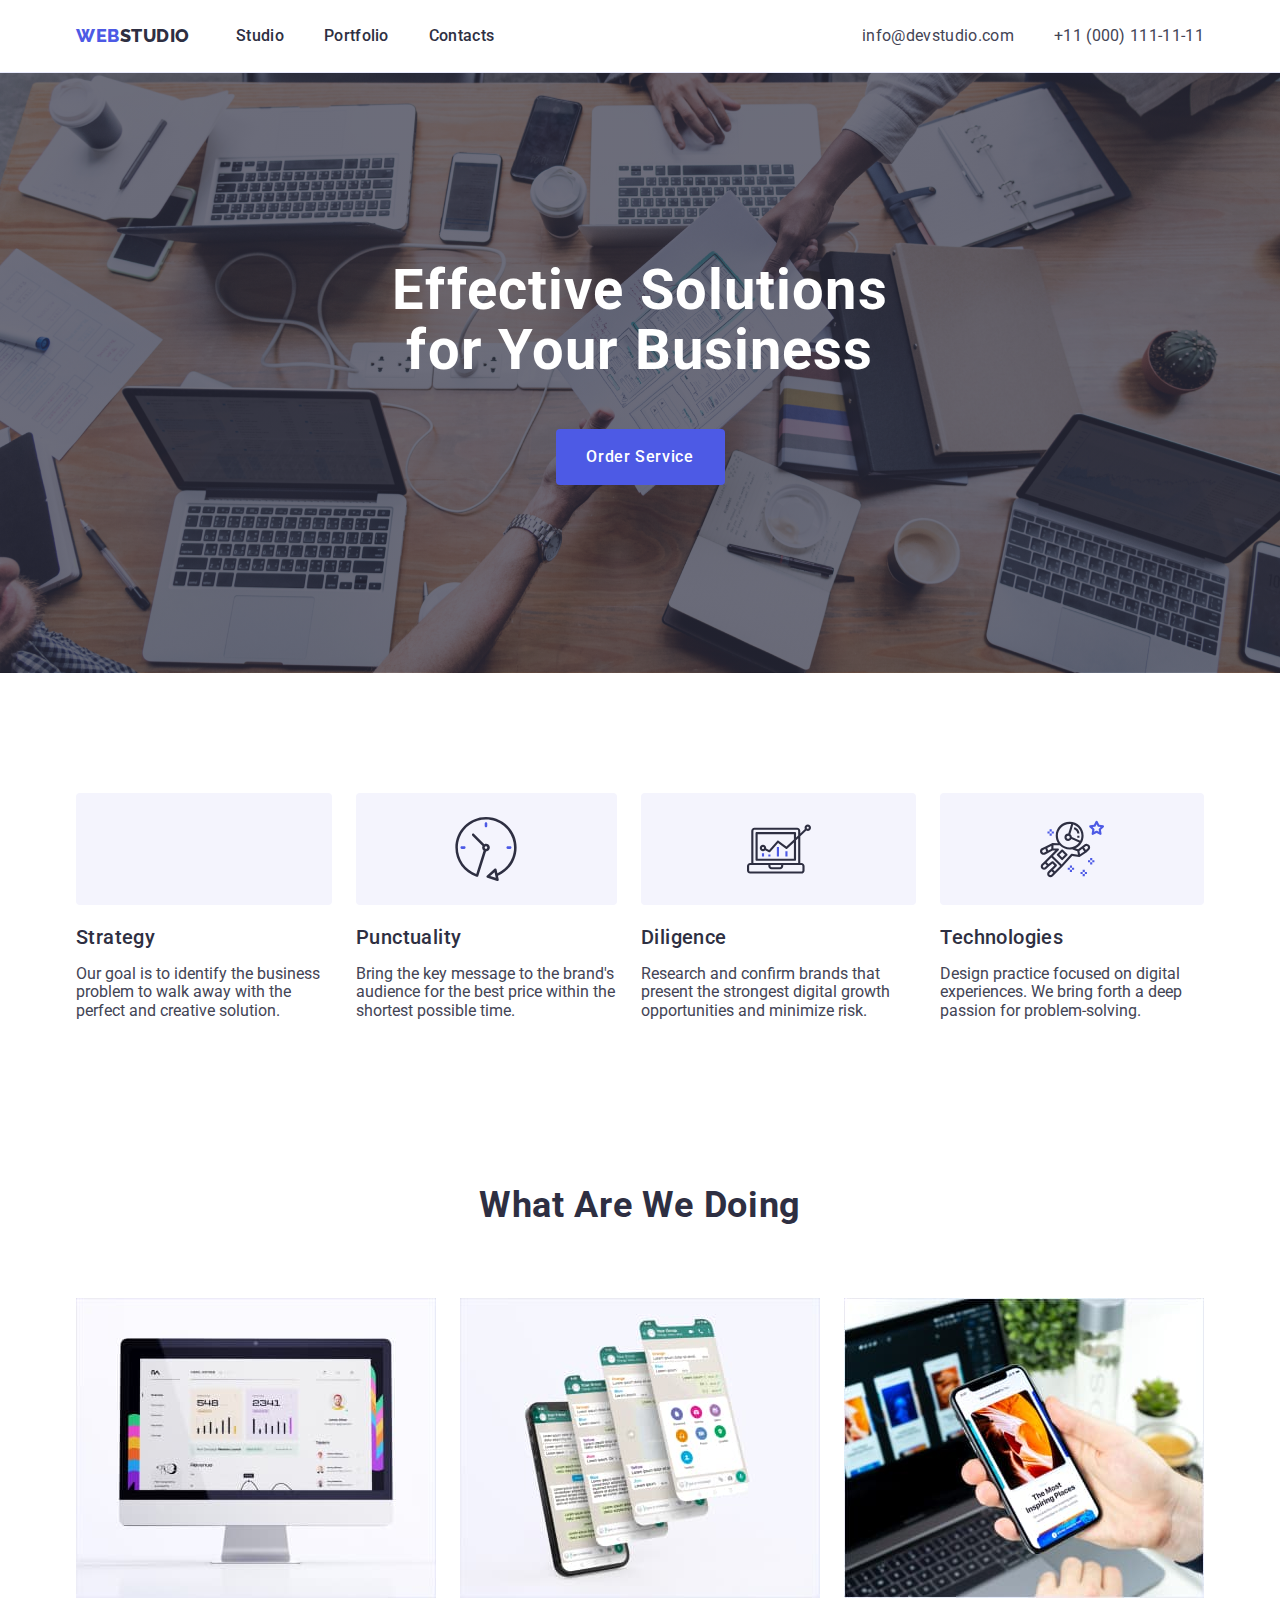
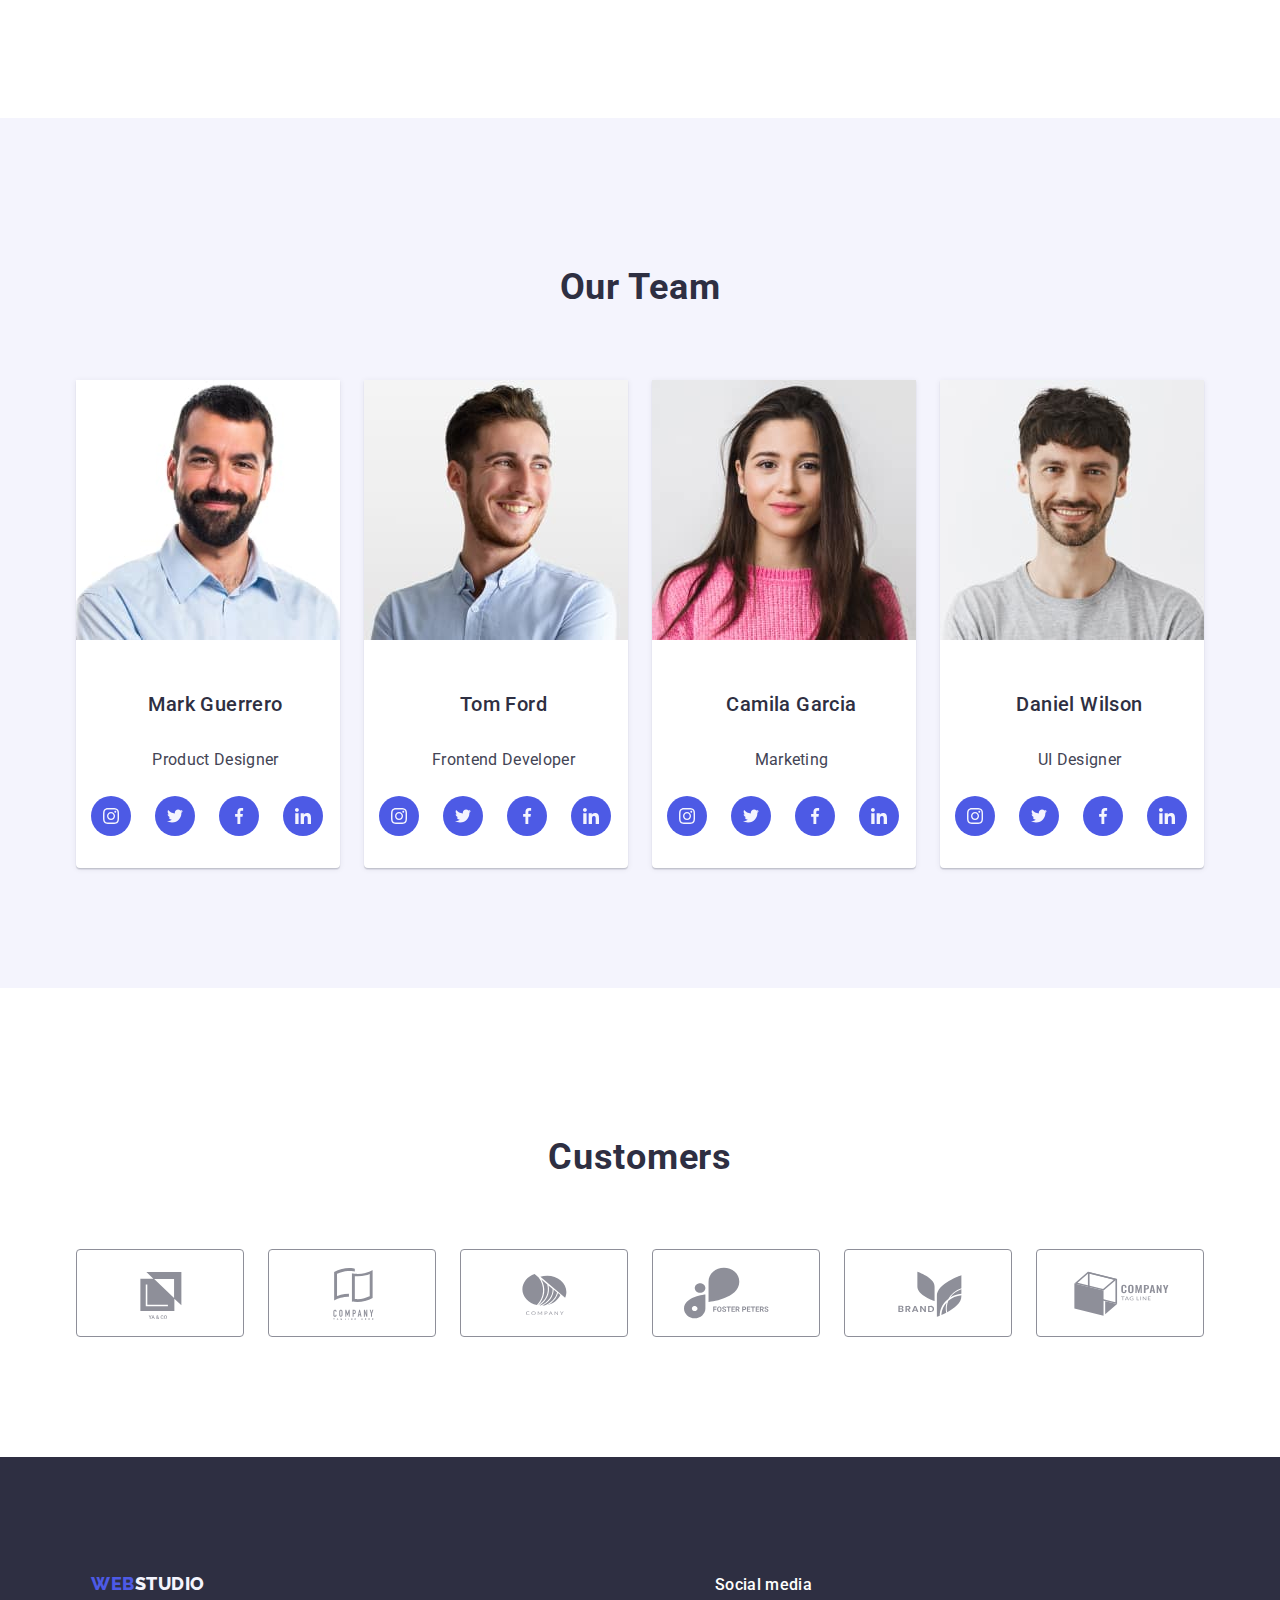
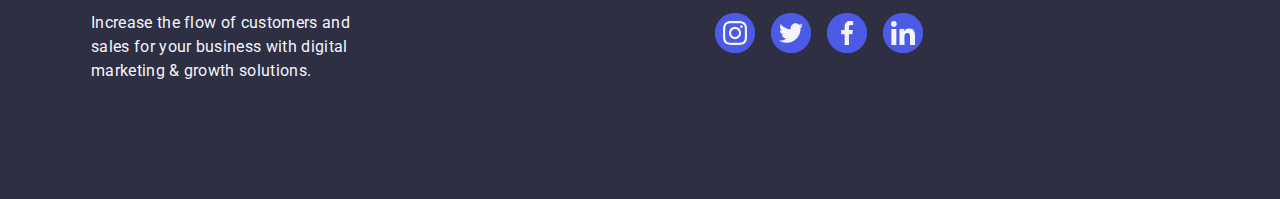
<file: index.html>
<!DOCTYPE html>
<html lang="en">
    <head>
    <meta charset="UTF-8">
    <meta name="viewport" content="width=device-width, initial-scale=1.0">    
    <link rel="preconnect" href="https://fonts.googleapis.com">
    <link rel="preconnect" href="https://fonts.gstatic.com" crossorigin>
    <link rel="stylesheet" href="https://cdnjs.cloudflare.com/ajax/libs/modern-normalize/2.0.0/modern-normalize.min.css">    
    <link href="https://fonts.googleapis.com/css2?family=Raleway:wght@700&family=Roboto:wght@400;500;700;900&display=swap" rel="stylesheet">
    <link rel="stylesheet" href="./css/styles.css">
    <title>Studio</title>
    </head>
    <body>
        
            <!--Antetul paginii-Top Line-->
         
            <header class="header-parent">
                <div class="header-div container">
                <!--Navbar Section-->
                <nav class="navbar-links">
                <a href="./index.html" class="link logo-header header-link">Web<span class="logo-studio">Studio</span></a>
                    <ul class="list navbar-studio-child">
                        <li><a href="./index.html" class="link navbar-studio">Studio</a></li>
                        <li><a href="./portfolio.html" class="link navbar-studio">Portfolio</a></li>
                        <li><a href="" class="link navbar-studio">Contacts</a></li>
                    </ul>                    
                </nav>
               <address class="list address-list">
                <ul class="list address-items">
                    <li><a href="mailto:info@devstudio.com" class="link address-contacts">info@devstudio.com</a></li>
                    <li><a href="tel:+110001111111" class="link address-contacts" >+11 (000) 111-11-11</a></li>
                </ul>
                 </address>
                </div>
            </header>
       

            <!--Continutul unic al paginii-->
            <main>
                <!--Hero Section -Section 1-->
                
                    <section class="section-one">
                    <div class="container">
                    <h1 class="hero-section-title">Effective Solutions for Your Business</h1>
                    <button type="button" class="order-service-button" data-modal-open>Order Service</button>
                    </div>
                    </section>
                
                <!--Section 2 Strategy-Punctuality-Diligence-Technologies-->
                
                    <section class="list section-two-parent">
                        <div class="container">
                        <h2  class="visually-hidden">Strategy-Punctuality-Diligence-Technologies</h2>
                        <ul class="list section-two-list">
                            <li class="section-two-list-card">
                                <div class="section-two-card">
                                    <svg width="64" height="64" fill="none">
                                        <use href="./images/icons.svg#icon-antenna">
                                        </use>
                                    </svg>
                                </div>
                                <h3 class="section-two-titles">Strategy</h3>
                                <p class="section-four-index-paragraph-paragraph">Our goal is to identify the business problem to walk away with the perfect and creative solution.</p>
                            </li>
                            <li class="section-two-list-card">
                                <div class="section-two-card">
                                    <svg width="64" height="64">
                                        <use href="./images/icons.svg#icon-clock">
                                        </use>
                                    </svg>
                                </div>
                                <h3 class="section-two-titles">Punctuality</h3>
                                <p class="section-four-index-paragraph-paragraph">Bring the key message to the brand's audience for the best price within the shortest possible time.</p>
                            </li>
                        <li class="section-two-list-card">
                            <div class="section-two-card">
                                <svg width="64" height="64" >
                                    <use href="./images/icons.svg#icon-diagram">
                                    </use>
                                </svg>
                            </div>
                            <h3 class="section-two-titles">Diligence</h3>
                            <p class="section-four-index-paragraph-paragraph">Research and confirm brands that present the strongest digital growth opportunities and minimize risk.</p>
                        </li>
                            <li class="section-two-list-card">
                            <div class="section-two-card">
                                <svg width="64" height="64">
                                    <use href="./images/icons.svg#icon-astronaut">
                                    </use>
                                </svg>
                            </div>
                                <h3 class="section-two-titles">Technologies</h3>
                                <p class="section-four-index-paragraph-paragraph">Design practice focused on digital experiences. We bring forth a deep passion for problem-solving.</p>
                            </li>                       
                        </ul>
                        </div>
                    </section>
                
                  <!--Section 3-What Are We Doing-->
                  
                  <section class="list section-three-parent">
                    <div class="container">
                    <h2 class="three-section-title">What are we doing</h2>
                    <!--What Are We Doing Images-->                
                        <ul class="list section-three-cards">
                        <li class="section-three-card"><img src="./images/image1.jpg" alt="PC Desktop" width="360"></li>
                        <li class="section-three-card"><img src="./images/image2.jpg" alt="Multiplied Display's Phone" width="360"></li>
                        <li class="section-three-card"><img src="./images/image3.jpg" alt="A Laptop and Smartphone" width="360"></li>
                        </ul>
                    </div>
                  </section>
                  <!--Section 4-Our Team-->
                  
                <section class="list section-four-our-team">
                    <div class="container">
                  <h2 class="four-section-title">Our Team</h2>
                    <ul class="list four-section-cards">
                       <li class="our-team-img"><img src="./images/mark-guerrero.jpg" alt="Mark Guerrero Product Designer" width="264">
                          <div class="section-four-card">  
                        <h3 class="our-team-names">Mark Guerrero</h3>
                            <p class="section-four-index-paragraph">Product Designer</p>
                        <ul class="list our-team-media">
                             <li class="list-team-svg">
                                <a href="" class="link-media">
                                <svg width="16" height="16" class="svg-media">
                                    <use href="./images/icons.svg#icon-instagram">
                                    </use>
                                </svg>
                                 </a>
                            </li>
                            <li class="list-team-svg">
                                <a href="" class="link-media">
                                <svg width="16" height="16" class="svg-media">
                                    <use href="./images/icons.svg#icon-twitter">
                                    </use>
                                </svg>
                                </a>
                            </li>
                            <li class="list-team-svg">
                                <a href="" class="link-media">
                                <svg width="16" height="16" class="svg-media">
                                    <use href="./images/icons.svg#icon-facebook">
                                    </use>
                                </svg>
                                </a>
                            </li>
                            <li class="list-team-svg">
                                <a href="" class="link-media">
                                <svg width="16" height="16" class="svg-media">
                                    <use href="./images/icons.svg#icon-linkedin">
                                    </use>
                                </svg>
                                </a>
                            </li>
                        </ul>
                        </div>
                        </li>               
                        <li class="our-team-img"><img src="./images/tom-ford.jpg" alt="Tom Ford Frontend Developer" width="264">
                            <div class="section-four-card">  
                            <h3 class="our-team-names">Tom Ford</h3>
                            <p class="section-four-index-paragraph">Frontend Developer</p>
                            <ul class="list our-team-media">
                                <li class="list-team-svg">
                                   <a href="" class="link-media">
                                   <svg width="16" height="16" class="svg-media">
                                       <use href="./images/icons.svg#icon-instagram">
                                       </use>
                                   </svg>
                                    </a>
                               </li>
                               <li class="list-team-svg">
                                   <a href="" class="link-media">
                                   <svg width="16" height="16" class="svg-media">
                                       <use href="./images/icons.svg#icon-twitter">
                                       </use>
                                   </svg>
                                   </a>
                               </li>
                               <li class="list-team-svg">
                                   <a href="" class="link-media">
                                   <svg width="16" height="16" class="svg-media">
                                       <use href="./images/icons.svg#icon-facebook">
                                       </use>
                                   </svg>
                                   </a>
                               </li>
                               <li class="list-team-svg">
                                   <a href="" class="link-media">
                                   <svg width="16" height="16" class="svg-media">
                                       <use href="./images/icons.svg#icon-linkedin">
                                       </use>
                                   </svg>
                                   </a>
                               </li>
                           </ul>
                        </div>
                        </li>                       
                        <li class="our-team-img"><img src="./images/camila-garcia.jpg" alt="Camila Garcia Marketing" width="264">
                            <div class="section-four-card">
                            <h3 class="our-team-names">Camila Garcia</h3>
                            <p class="section-four-index-paragraph">Marketing</p>
                            <ul class="list our-team-media">
                                <li class="list-team-svg">
                                   <a href="" class="link-media">
                                   <svg width="16" height="16" class="svg-media">
                                       <use href="./images/icons.svg#icon-instagram">
                                       </use>
                                   </svg>
                                    </a>
                               </li>
                               <li class="list-team-svg">
                                   <a href="" class="link-media">
                                   <svg width="16" height="16" class="svg-media">
                                       <use href="./images/icons.svg#icon-twitter">
                                       </use>
                                   </svg>
                                   </a>
                               </li>
                               <li class="list-team-svg">
                                   <a href="" class="link-media">
                                   <svg width="16" height="16" class="svg-media">
                                       <use href="./images/icons.svg#icon-facebook">
                                       </use>
                                   </svg>
                                   </a>
                               </li>
                               <li class="list-team-svg">
                                   <a href="" class="link-media">
                                   <svg width="16" height="16" class="svg-media">
                                       <use href="./images/icons.svg#icon-linkedin">
                                       </use>
                                   </svg>
                                   </a>
                               </li>
                           </ul>
                            </div>
                        </li>
                        <li class="our-team-img"><img src="./images/daniel-wilson.jpg" alt="Daniel Wilson UI Designer" width="264">
                            <div class="section-four-card">
                            <h3 class="our-team-names">Daniel Wilson</h3>
                            <p class="section-four-index-paragraph">UI Designer</p>
                            <ul class="list our-team-media">
                                <li class="list-team-svg">
                                   <a href="" class="link-media">
                                   <svg width="16" height="16" class="svg-media">
                                       <use href="./images/icons.svg#icon-instagram">
                                       </use>
                                   </svg>
                                    </a>
                               </li>
                               <li class="list-team-svg">
                                   <a href="" class="link-media">
                                   <svg width="16" height="16" class="svg-media">
                                       <use href="./images/icons.svg#icon-twitter">
                                       </use>
                                   </svg>
                                   </a>
                               </li>
                               <li class="list-team-svg">
                                   <a href="" class="link-media">
                                   <svg width="16" height="16" class="svg-media">
                                       <use href="./images/icons.svg#icon-facebook">
                                       </use>
                                   </svg>
                                   </a>
                               </li>
                               <li class="list-team-svg">
                                   <a href="" class="link-media">
                                   <svg width="16" height="16" class="svg-media">
                                       <use href="./images/icons.svg#icon-linkedin">
                                       </use>
                                   </svg>
                                   </a>
                               </li>                     
                            </ul>
                        </div>
                    </ul>
                    </div>                     
                </section>          
                    <!--Section 5 -Customers -->

                <section class="section-five-parent">
                    <div class="container">
                    <h2 class="customers-title"> Customers</h2>
                    <ul class="list section-five-items">
                    <li class="section-five-item">
                        <a href="" class="the-six-elm">
                        <svg width="104" height="56" class="six-svg">
                            <use href="./images/icons.svg#icon-logo-client1">
                            </use>
                        </svg>
                        </a>
                    </li>
                    <li class="section-five-item">
                        <a href="" class="the-six-elm">
                        <svg width="104" height="56" class="six-svg">
                            <use href="./images/icons.svg#icon-logo-client2">
                            </use>
                        </svg>
                        </a>
                    </li>
                    <li class="section-five-item">
                        <a href="" class="the-six-elm">
                        <svg width="104" height="56" class="six-svg">
                            <use href="./images/icons.svg#icon-logo-client3">
                            </use>
                        </svg>
                        </a>
                    </li>
                    <li class="section-five-item">
                        <a href="" class="the-six-elm">
                        <svg width="104" height="56" class="six-svg">
                            <use href="./images/icons.svg#icon-logo-client4">
                            </use>
                        </svg>
                        </a>
                    </li>
                    <li class="section-five-item">
                        <a href="" class="the-six-elm">
                        <svg width="104" height="56" class="six-svg">
                            <use href="./images/icons.svg#icon-logo-client5">
                            </use>
                        </svg>
                        </a>
                    </li>
                    <li class="section-five-item">
                        <a href="" class="the-six-elm">
                        <svg width="104" height="56" class="six-svg">
                            <use href="./images/icons.svg#icon-logo-client6">
                            </use>
                        </svg>
                        </a>
                    </li>
                        </ul>
                    </div>         

                </section>
            </main>
            <!--Subsolul Paginii-->
            
            <footer class="general-footer">
            <div class="container footer-divs">
                <div class="container child-div-footer">
                <a href="./index.html" class="logo-of-footer link">Web<span class="studio-span">Studio</span></a>
                <p class="footer-paragraph">Increase the flow of customers and sales for your business with digital marketing & growth solutions.</p>
                </div>
                <div class="container">
                    <p class="social-media-paragraph">Social media</p>
                    <ul class="list social-media-icons">
                        <li class="social-media-icon">
                            <a href="" class="social-media-link">
                            <svg width="24" height="24" class="footer-svg">
                                <use href="./images/icons.svg#icon-instagram">
                                </use>
                            </svg>
                            </a>
                        </li>
                        <li class="social-media-icon">
                            <a href="" class="social-media-link">
                            <svg width="24" height="24" class="footer-svg">
                                <use href="./images/icons.svg#icon-twitter">
                                </use>
                            </svg>
                            </a>
                        </li>
                        <li class="social-media-icon">
                            <a href="" class="social-media-link">
                            <svg width="24" height="24" class="footer-svg">
                                <use href="./images/icons.svg#icon-facebook">
                                </use>
                            </svg>
                            </a>
                        </li>
                        <li class="social-media-icon">
                            <a href="" class="social-media-link">
                            <svg width="24" height="24" class="footer-svg">
                                <use href="./images/icons.svg#icon-linkedin">
                                </use>
                            </svg>
                            </a>
                        </li>
                    </ul> 

                </div>
            </div>
            </footer>
            <div data-modal class="open-button is-hidden">
                <div class="modal"> 
                    <button type="button" data-modal-close class="close-button">
                        <svg width="8"  height="8" class="circle-image">
                            <use href="./images/icons.svg#icon-close-b">
                             </use>
                        </svg>
                    </button>

                </div>   
            </div>
           
            
            <script src="./js/modal.js"></script>
        </body>
</html>
</file>
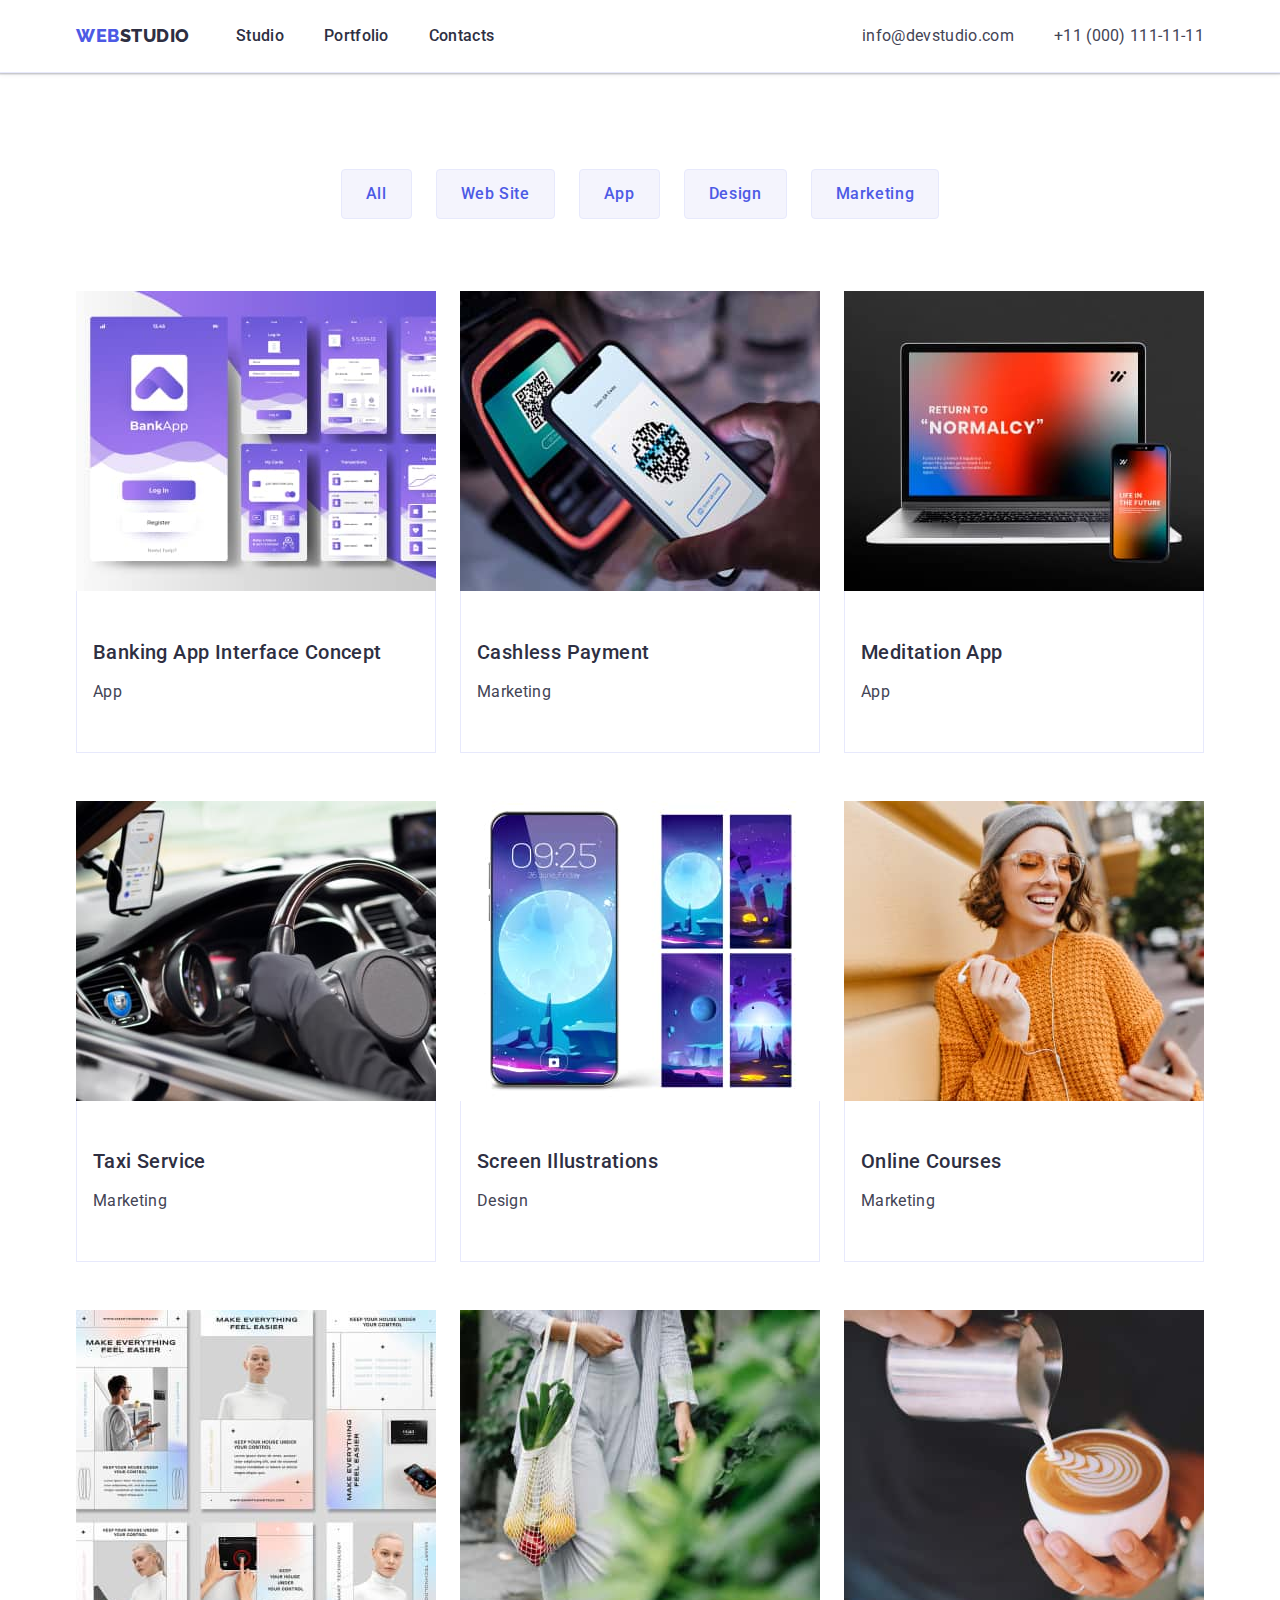
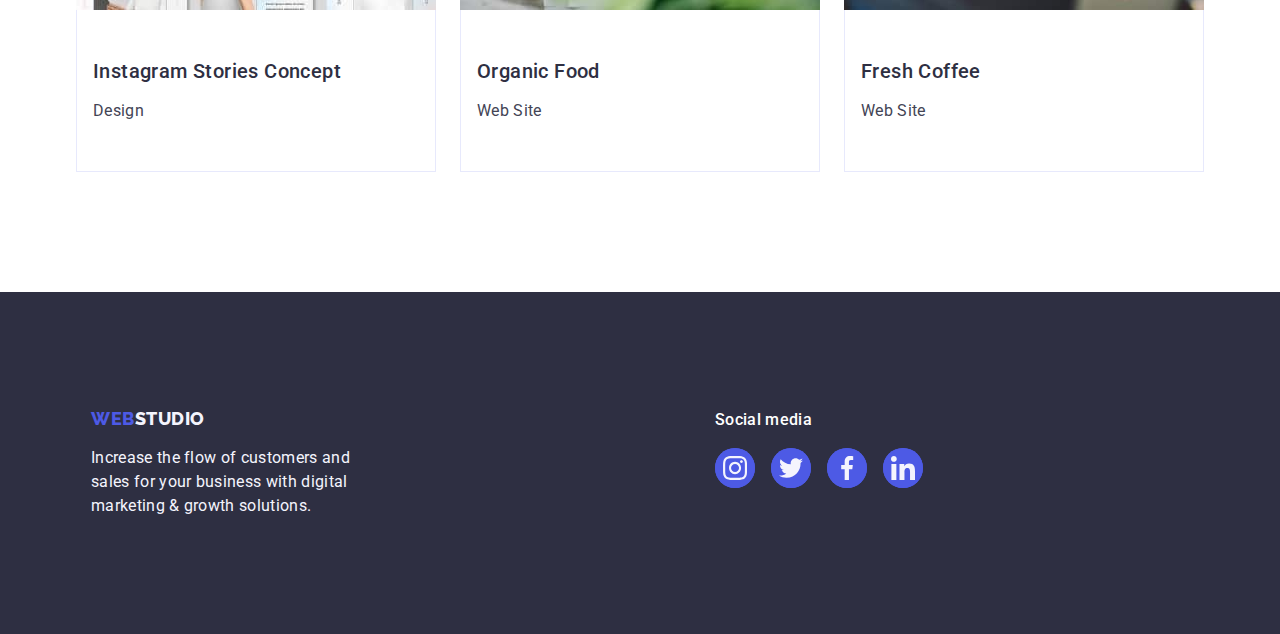
<file: portfolio.html>
<!DOCTYPE html>
<html lang="en">
<head>
    <meta charset="UTF-8">
    <meta name="viewport" content="width=device-width, initial-scale=1.0">    
    <link rel="preconnect" href="https://fonts.googleapis.com">
    <link rel="preconnect" href="https://fonts.gstatic.com" crossorigin>
    <link rel="stylesheet" href="https://cdnjs.cloudflare.com/ajax/libs/modern-normalize/2.0.0/modern-normalize.min.css">
    <link href="https://fonts.googleapis.com/css2?family=Raleway:wght@700&family=Roboto:wght@400;500;700;900&display=swap" rel="stylesheet">
    <link rel="stylesheet" href="./css/styles.css">
    <title>Portfolio</title>
</head>
<body>
    <!--Antetul paginii Portfolio-->
    <header class="header-parent">
        <div class="header-div container">
        <!--Navbar Section-->
        <nav class="navbar-links">
        <a href="./index.html" class="link logo-header header-link">Web<span class="logo-studio">Studio</span></a>
            <ul class="list navbar-studio-child">
                <li><a href="./index.html" class="link navbar-studio">Studio</a></li>
                <li><a href="./portfolio.html" class="link navbar-studio">Portfolio</a></li>
                <li><a href="" class="link navbar-studio">Contacts</a></li>
            </ul>                    
        </nav>
       <address class="list address-list">
        <ul class="list address-items">
            <li><a href="mailto:info@devstudio.com" class="link address-contacts">info@devstudio.com</a></li>
            <li><a href="tel:+110001111111" class="link address-contacts" >+11 (000) 111-11-11</a></li>
        </ul>
         </address>
        </div>
    </header>
    <!--Continutul unic al paginii Portfolio-->
    <main>
        <!--Sectiuni-->
        
        <section class="list-style section-main">
        <div class="container">
        <h1 class="visually-hidden">Banking Cashless Meditation Apps</h1>
        <!--Filters Section-->
            <!--Butoane-->
            <ul class="list button-items">
                <li> <button type="button" class="all-filter-button ">All</button></li>
                <li> <button type="button" class="all-filter-button">Web Site</button></li>
                <li> <button type="button" class="all-filter-button">App</button></li>
                <li> <button type="button" class="all-filter-button">Design</button></li>
                <li> <button type="button" class="all-filter-button">Marketing</button></li>                
        <!--Row 1 Section with Banking-Cashless-Meditation App-->
            </ul>

            <ul class="list grid-cards">
                <li class="grid-card">
                    <a href="" class="link link-cards">
                    <div class="flash-window">
                    <img src="./images/banking-app.jpg" alt="Bank's App Interface" width="360">
                    <p class="flash-window-paragraph"> 14 Stylish and User-Friendly App Design Concepts · Task Manager App · Calorie Tracker App · Exotic Fruit Ecommerce App · Cloud Storage App</p>
                    </div>
                    <div class="grid-div" >
                    <h2 class="portfolio-titles">Banking App Interface Concept</h2>
                    <p class="portfolio-pharagraphs">App</p>
                    </div>
                    </a>
                </li>
                <li class="grid-card"> 
                    <a href="" class="link link-cards">
                     <div class="flash-window">   
                    <img src="./images/cashless-payment.jpg" alt="Paying by phone" width="360">
                    <p class="flash-window-paragraph"> 14 Stylish and User-Friendly App Design Concepts · Task Manager App · Calorie Tracker App · Exotic Fruit Ecommerce App · Cloud Storage App</p>
                    </div>
                    <div class="grid-div">
                        <h2 class="portfolio-titles">Cashless Payment</h2>
                        <p class="portfolio-pharagraphs">Marketing</p>
                    </div>
                    </a>
                </li>
                <li class="grid-card"> 
                    <a href="" class="link link-cards">
                    <div class="flash-window">
                    <img src="./images/meditation-app.jpg" alt="Laptop and phone with a meditation app" width="360">
                    <p class="flash-window-paragraph"> 14 Stylish and User-Friendly App Design Concepts · Task Manager App · Calorie Tracker App · Exotic Fruit Ecommerce App · Cloud Storage App</p>
                    </div>
                    <div class="grid-div">
                        <h2 class="portfolio-titles">Meditation App</h2>
                        <p class="portfolio-pharagraphs">App</p>
                    </div>
                    </a>
                </li>
        <!--Row 2 Section with Taxi-Scren Ilustration-Online Courses-->
                <li class="grid-card">
                    <a href="" class="link link-cards">
                    <div class="flash-window">
                    <img src="./images/taxi-service.jpg" alt="Taxi Services App " width="360">
                    <p class="flash-window-paragraph"> 14 Stylish and User-Friendly App Design Concepts · Task Manager App · Calorie Tracker App · Exotic Fruit Ecommerce App · Cloud Storage App</p>
                    </div>
                    <div class="grid-div">
                        <h2 class="portfolio-titles">Taxi Service</h2>
                        <p class="portfolio-pharagraphs">Marketing</p>
                     </div>
                    </a>
                </li>
                <li class="grid-card"> 
                    <a href="" class="link link-cards">
                    <div class="flash-window">
                    <img src="./images/screen-illustration.jpg" alt="Different themes of phone's screen" width="360">
                    <p class="flash-window-paragraph"> 14 Stylish and User-Friendly App Design Concepts · Task Manager App · Calorie Tracker App · Exotic Fruit Ecommerce App · Cloud Storage App</p>
                    </div>
                    <div class="grid-div">
                    <h2 class="portfolio-titles">Screen Illustrations</h2>
                    <p class="portfolio-pharagraphs">Design</p>
                    </div>
                    </a>
                </li>
                <li class="grid-card">
                    <a href="" class="link link-cards">
                    <div class="flash-window">
                    <img src="./images/online-courses.jpg" alt="Girl at online course" width="360">
                    <p class="flash-window-paragraph"> 14 Stylish and User-Friendly App Design Concepts · Task Manager App · Calorie Tracker App · Exotic Fruit Ecommerce App · Cloud Storage App</p>
                    </div>
                    <div class="grid-div">
                        <h2 class="portfolio-titles">Online Courses</h2>
                        <p class="portfolio-pharagraphs">Marketing</p>
                    </div>
                    </a>
                </li>
            <!--Row 3 Section with Instagram food-Organic Food and Fresh Coffee-->
                <li class="grid-card">
                    <a href="" class="link link-cards">
                    <div class="flash-window">
                    <img src="./images/instagram-stories.jpg" alt="Man or woman using the technology" width="360">
                    <p class="flash-window-paragraph"> 14 Stylish and User-Friendly App Design Concepts · Task Manager App · Calorie Tracker App · Exotic Fruit Ecommerce App · Cloud Storage App</p>
                    </div>
                    <div class="grid-div">
                    <h2 class="portfolio-titles">Instagram Stories Concept</h2>
                    <p class="portfolio-pharagraphs">Design</p>
                    </div>
                    </a>
                </li>
                <li class="grid-card">
                    <a href="./" class="link link-cards">
                    <div class="flash-window">
                    <img src="./images/organic-food.jpg" alt="Bag with fresh vegetables" width="360">
                    <p class="flash-window-paragraph"> 14 Stylish and User-Friendly App Design Concepts · Task Manager App · Calorie Tracker App · Exotic Fruit Ecommerce App · Cloud Storage App</p>
                    </div>
                    <div class="grid-div">
                        <h2 class="portfolio-titles">Organic Food</h2>
                        <p class="portfolio-pharagraphs">Web Site</p>
                    </div>
                    </a>
                </li>
                <li class="grid-card">
                    <a href="" class="link link-cards">
                    <div class="flash-window">
                    <img src="./images/fresh-coffee.jpg" alt="A cup of coffe made by barista" width="360">
                    <p class="flash-window-paragraph"> 14 Stylish and User-Friendly App Design Concepts · Task Manager App · Calorie Tracker App · Exotic Fruit Ecommerce App · Cloud Storage App</p>
                    </div>
                    <div class="grid-div">
                    <h2 class="portfolio-titles">Fresh Coffee</h2>
                    <p class="portfolio-pharagraphs">Web Site</p>
                    </div>
                    </a>
                </li>
            </ul>
        </div>    
        </section>
    </main>
    <!--Footerul Paginii Portfolio-->
    <footer class="general-footer">
        <div class="container footer-divs">
            <div class="container child-div-footer">
            <a href="./index.html" class="logo-of-footer link">Web<span class="studio-span">Studio</span></a>
            <p class="footer-paragraph">Increase the flow of customers and sales for your business with digital marketing & growth solutions.</p>
            </div>
            <div class="container">
                <p class="social-media-paragraph">Social media</p>
                <ul class="list social-media-icons">
                    <li class="social-media-icon">
                        <a href="" class="social-media-link">
                        <svg width="24" height="24" class="footer-svg">
                            <use href="./images/icons.svg#icon-instagram">
                            </use>
                        </svg>
                        </a>
                    </li>
                    <li class="social-media-icon">
                        <a href="" class="social-media-link">
                        <svg width="24" height="24" class="footer-svg">
                            <use href="./images/icons.svg#icon-twitter">
                            </use>
                        </svg>
                        </a>
                    </li>
                    <li class="social-media-icon">
                        <a href="" class="social-media-link">
                        <svg width="24" height="24" class="footer-svg">
                            <use href="./images/icons.svg#icon-facebook">
                            </use>
                        </svg>
                        </a>
                    </li>
                    <li class="social-media-icon">
                        <a href="" class="social-media-link">
                        <svg width="24" height="24" class="footer-svg">
                            <use href="./images/icons.svg#icon-linkedin">
                            </use>
                        </svg>
                        </a>
                    </li>
                </ul> 

            </div>
        </div>
        </footer>
</body>
</html>
</file>
<file: css/styles.css>
:root {
    --white-color: #FFFFFF;
    --navy-color: #2E2F42;
    --iris-color: #4D5AE5;
    --ocean-color: #404BBF;
    --cloud-color: #F4F4FD;
    --background-color: #FFFFFFFF;
    --slate-color: #434455;
    --cornflower-color: #E7E9FC;
    --grey-color: #2E2F42B2;
    --dairy-color: #FCFCFC;
        }
/*Global Styles*/
body {
    font-family: 'Roboto', sans-serif;
    color:  #434455;
    background-color:var(--background-color);
}
.link {
    text-decoration: none;
    display: block;
  }
  .list {
    list-style: none;
    padding: 0;
    margin: 0;
  }
  .container {
    width: 1158px;
    margin: 0 auto;
    padding: 0 15px;
  }
  .visually-hidden {
    position: absolute;
    left: -10000px;
    width: 1px;
    height: 1px;
    margin: -1px;
    border: 0;
    padding: 0;
    white-space: nowrap;
    clip-path: inset(100%);
    clip: rect(0 0 0 0);
    overflow: hidden;
  }
  img {
    display: block;
  }

/*Classes*/
/*Link Clases*/
/*Studio Header*/
.navbar-studio {
    text-decoration: none;
    font-family: Roboto;
    font-size: 16px;
    font-weight: 500;
    line-height: 1.5; /* 150% */
    letter-spacing: 0.32px;
    color: var(--navy-color);
    position: relative;
    transition: color 250ms cubic-bezier(0.4, 0, 0.2, 1);
}
.navbar-studio::after {
    content: "";
    position: absolute;
    left: 0;
    bottom: -1px;
    height: 4px;
    background-color: var(--ocean-color);
    border-radius: 2px;
}
.navbar-studio:hover, .navbar-studio:focus{
    color: var(--ocean-color);
    transition: background-color 250ms cubic-bezier(0.4, 0, 0.2, 1);
}
.navbar-studio-child {
display: flex;
flex-direction: row;
gap: 40px;
margin: 0;
}
.navbar-links {
    display: flex;
    flex-direction: row;
    align-items: center;
    gap: 40px;
    position: relative;
    color: var(--ocean-color);
    transition: color 250ms cubic-bezier(0.4, 0, 0.2, 1);
}

.logo-header {
    text-decoration: none;
    font-family: 'Raleway',sans-serif;
    color:var(--iris-color);
    font-weight: 800;
    font-size: 18px;
    line-height: 1.17;
    text-transform: uppercase;
    width: 44px;
    margin-right: 76px;
    letter-spacing: 0.03em;
    position: relative;
    transition: background-color 250ms cubic-bezier(0.4, 0, 0.2, 1);
}
.logo-header:hover,.logo-header:focus {
    color: var(--ocean-color);
    
}
.header-link {
    padding: 24px 0;
}
.logo-studio {
    color: var(--navy-color);
    font-family: Raleway;
    font-size: 18px;
    font-style: normal;
    font-weight: 800;
    line-height: 1.17; /* 116.667% */
    letter-spacing: 0.54px;
    text-transform: uppercase;
    width: 71px;
}
.header-parent {
    border-bottom: 1px solid var(--cornflower-color);
    box-shadow: 0px 1px 6px 0px rgba(46, 47, 66, 0.08), 0px 1px 1px 0px rgba(46, 47, 66, 0.16), 0px 2px 1px 0px rgba(46, 47, 66, 0.08);
}
.header-div {
    display: flex;
    justify-content: space-between;
    }
.address-list {
    font-style: normal;
        }
.address-contacts {
    text-decoration: none;
    color: var(--slate-color);
    font-weight: 400;
    font-size: 16px;
    line-height: 1.5;
    letter-spacing: 0.32px;
    font-style: normal;
    padding: 24px 0;
    transition: color 250ms cubic-bezier(0.4, 0, 0.2, 1);
}
.address-contacts:hover,
.address-contacts:focus {
    color: var(--ocean-color);
}
.address-items {
    display: flex;
    flex-direction: row;
    gap: 40px;
    transition: color 250ms cubic-bezier(0.4, 0, 0.2, 1)
}
/*Studio Footer*/
.general-footer {
background-color: var(--navy-color);
padding: 100px 0px;
}
.double-div-footer {
    display: flex;
}
.logo-of-footer {
    text-decoration: none;
    font-family: 'Raleway',sans-serif;
    color:var(--iris-color);
    font-weight: 800;
    font-size: 18px;
    letter-spacing: 0.54px;
    line-height: 1.17;
    text-transform: uppercase;
    background-color: var(--navy-color);
    display: inline-block;
    margin-bottom: 16px;
}
.child-div-footer {
    margin-right: 120px;
}
.studio-span {
color: var(--cloud-color);
font-family: Raleway;
font-size: 18px;
font-weight: 800;
line-height: 1.16;
letter-spacing: 0.54px;
text-transform: uppercase;
width: 71px;
}
.footer-paragraph {
    color: #F4F4FD;
    font-weight: 400;
    font-size: 16px;
    font-style: normal;
    line-height: 1.5;
    letter-spacing: 0.32px;
    background-color: var(--navy-color);
    max-width: 264px;
    margin-top: auto;
    margin-bottom: 16px;
    }
.social-media-paragraph {
color: var(--white-color);
font-size: 16px;
font-style: normal;
font-weight: 500;
line-height: 150%; /* 150% */
letter-spacing: 0.32px;
margin-bottom: 16px;
}
.footer-divs {
    display: flex;
    align-items: baseline;
}
.social-media-icons {
    display: flex;
    gap: 16px;
    fill: var(--white-color);
}
.social-media-icon {
    background-color: var(--iris-color);
    width: 40px;
    height: 40px;
    display: flex;
    justify-content: center;
    align-items: center;
    border-radius: 50%;
    transition: background-color 250ms cubic-bezier(0.4, 0, 0.2, 1);
}
.social-media-link {
    width: 100%;
    height: 100%;
    background-color: var(--iris-color);
    border-radius: 50%;
    display: flex;
    justify-content: center;
    align-items: center;
    transition: background-color 250ms cubic-bezier(0.4, 0, 0.2, 1);

}
.social-media-link:hover, .social-media-link:focus {
    background-color: #31d0aa;
    
}
.footer-svg {
    fill: var(--cloud-color);
}
/*modal classes -in footer*/
.open-button {
    position: fixed;
    top: 0;
    left: 0;
    width: 100%;
    height: 100%;
    background-color: rgba(46, 47, 66, 0.4);
    transition: opacity 250ms cubic-bezier(0.4, 0, 0.2, 1), visibility 250ms cubic-bezier(0.4, 0, 0.2, 1);
    display: flex;
    align-items: center;
    justify-content: center;
}
.modal {
    position: absolute;
    top: 50%;
    left: 50%;
    transform: translate(-50%, -50%) scale(1);
    width: 408px;
    min-height: 584px;
    background: var(--dairy-color);
    border-radius: 4px;
    box-shadow: 0px 2px 1px 0px rgba(0, 0, 0, 0.20), 0px 1px 3px 0px rgba(0, 0, 0, 0.12), 0px 1px 1px 0px rgba(0, 0, 0, 0.14);
    transition: transform 250ms cubic-bezier(0.4, 0, 0.2, 1);
  
  }
  .is-hidden {
    visibility: hidden;
    opacity: 0;
    pointer-events: none;
  }
  .close-button {
    position: absolute;
    width: 24px;
    height: 24px;
    border-radius: 50%;
    top: 24px;
    right: 24px;
    display: flex;
    justify-content: center;
    align-items: center;
    background-color: var(--cornflower-color);
    border: 1px solid rgba(0, 0, 0, 0.1);
    padding: 0;
    cursor: pointer;
    transition: background-color 250ms cubic-bezier(0.4, 0, 0.2, 1), border 250ms cubic-bezier(0.4, 0, 0.2, 1);
  }
  .close-button:hover, .close-button:focus {
    background-color: var(--ocean-color);
    border: none;
    fill: #FFFFFF;
  }
  .circle-image {
    fill: var(--navy-color);
    transition: fill 250ms cubic-bezier(0.4, 0, 0.2, 1);
  }
  .circle-image:hover, .circle-image:focus {
    fill:  var(--white-color);
  }

/*Buttons*/
/*Index buttons*/
/* Titles Styles*/
/* Section 1 -Hero Section*/
.section-one {
    margin: 0 auto;
    background-image: linear-gradient(rgba(46, 47, 66, 0.70),rgba(46, 47, 66, 0.70)) , url(../images/people-office-bg.jpg);    
    background-repeat: no-repeat;
    background-position: center;
    background-size: cover;
    max-width: 1440px;    
    color:var(--white-color);
    padding-top: 188px;
    padding-bottom: 188px;
    text-align: center;
    flex-grow: 1;
}
.hero-section-title {
    color: var(--white-color);
    font-size: 56px;
    font-weight: 700;
    line-height: 1.07;
    letter-spacing: 1.12px;
    max-width: 496px;
    text-align: center;
    margin: 0 auto;
    margin-bottom: 48px;

    }
    .order-service-button {
        background-color: var(--iris-color);
        color:var(--white-color);
        font-weight: 500;
        font-size: 16px;
        font-family:'Roboto',sans-serif;
        line-height: 1.5;
        letter-spacing: 0.64px;
        display: block;
        min-width: 169px;
        height: 56px;
        border: none;
        cursor: pointer;
        border-radius: 4px;
        margin: 0 auto;
        transition: background-color 250ms cubic-bezier(0.4, 0, 0.2, 1);
        }
    .order-service-button:hover,
    .order-service-button:focus{
    color: var(--white-color);
    background-color: var(--ocean-color);
    }

/* Section 2-Strategy-Punctuality...*/
.section-two-parent {
    padding: 120px 0;
}
.section-two-titles {
    color: var(--navy-color);
    font-weight: 500;
    font-size: 20px;
    line-height: 1.2;
    letter-spacing: 0.4px;
    font-style: normal;
    margin-bottom: 8px;
}
.section-two-list {
    display: flex;
    flex-direction: row;
    gap: 24px;
}
.section-two-list-card {
    width: calc((100%-72px)/4);
}
.section-two-card {
    display: flex;
    align-items: center;
    justify-content: center;
    height: 112px;
    background-color: var(--cloud-color);
    border-radius: 4px;
    margin-bottom: 8px;
    
}
    /*Section 3-What are we doing */
.three-section-title {
    font-weight: 700;
    font-size: 36px;
    color:var(--navy-color);
    line-height: 1.11;
    letter-spacing: 0.72px;
    text-transform: capitalize;
    margin-bottom: 72px;
    text-align: center;
}
.section-three-parent {
    padding-bottom: 120px;
    display: flex;
    flex-direction: column;
    align-items: center;
}
.section-three-cards {
    display: flex;
    flex-direction: row;
    gap: 24px;
}
.section-three-card {
    width: 360px;
    width: calc((100%-48px)/3);
}
/*Section 4-Our Team*/
.four-section-title {
    text-align: center;
    color: var(--navy-color);
    font-weight: 700;
    font-size: 36px;
    font-style: normal;
    line-height: 1.11;
    letter-spacing: 0.72px;
    text-transform: capitalize;
    margin-bottom: 72px;
}
.section-four-parent {
    display: flex;
    flex-direction: row;
    align-items: center;
    height: 2592px;
}
.section-four-our-team {
    background-color: var(--cloud-color);
    padding: 120px 0;
}
.section-four-element {
    background-color: var(--background-color);
}
.four-section-cards {
    display: flex;
    flex-direction: row;
    justify-content: center;
    gap: 24px;
}
.section-four-card {
    padding-top: 32px;
    padding-bottom: 32px;
    display: flex;
    flex-direction: column;
    gap: 8px;
    margin-left: 15px;
}
.our-team-names {
    color: var(--navy-color);
    font-weight: 500;
    font-size: 20px;
    line-height: 1.2;
    letter-spacing: 0.4px;
    background-color: var(--background-color);
    text-align: center;
    margin-bottom: 8px;
}
.our-team-img {
    background-color: var(--background-color);
    border-radius: 0px 0px 4px 4px;
    box-shadow: 0px 1px 6px rgba(46, 47, 66, 0.08), 0px 1px 1px rgba(46, 47, 66, 0.16), 0px 2px 1px rgba(46, 47, 66, 0.08);
}
.our-team-media {
    display: flex;
    gap: 24px;
    padding-left: 0;
}
.list-team-svg {
    width: 40px;
    height: 40px;
    fill: var(--cloud-color);
}
.link-media {
    width: 100%;
    height: 100%;
    background-color: var(--iris-color);
    border-radius: 50%;
    display: flex;
    align-items: center;
    justify-content: center;
    transition: background-color 250ms cubic-bezier(0.4, 0, 0.2, 1);

}
.link-media:hover, .link-media:focus {
    background-color: var(--ocean-color);
    }
.svg-media {
       fill: var(--cloud-color);
}

/* Section 5 Customers */
.section-five-parent {
    padding-top: 120px;
    padding-bottom: 120px;
}
.customers-title {
margin-bottom: 72px;
font-size: 36px;
font-weight: 700;
line-height: 111.11%; /* 111.111% */
letter-spacing: 0.72px;
text-transform: capitalize;
text-align: center;
color: var(--navy-color);

}
.section-five-items {
    display: flex;
    gap: 24px;

   }
.section-five-item {
    width: calc((100% - 120px) / 6);
    height: 88px;
    transition: background-color 250ms cubic-bezier(0.4, 0, 0.2, 1);
}
.section-five-items {
   padding: 120 0;
}
.the-six-elm {
    width: 100%;
    height: 100%;
    border: 1px solid #8E8F99;
    border-radius: 4px;
    display: flex;
    align-items: center;
    justify-content: center;
    color: #8E8F99;
    transition: border-color 250ms cubic-bezier(0.4, 0, 0.2, 1), color 250ms cubic-bezier(0.4, 0, 0.2, 1);
}
.the-six-elm:hover, .the-six-elm:focus {
    color: var(--ocean-color);
    border-color: var(--ocean-color);
    }
.six-svg {
    fill: currentColor;
}

/* Portfolio buttons*/
.all-filter-button {
    font-family: 'Roboto',sans-serif;
    background-color: var(--cloud-color);
    color: var(--iris-color);
    font-weight: 500;
    font-size: 16px;
    text-align: center;
    line-height: 1.5;
    letter-spacing: 0.64px;
    padding: 12px 24px;
    border-radius: 4px;
    border: 1px solid #e7e9fc;
    transition: color 250ms cubic-bezier(0.4, 0, 0.2, 1), background-color 250ms cubic-bezier(0.4, 0, 0, 0.2, 1), border-color 250ms cubic-bezier(0.4, 0, 0.2, 1), box-shadow 250ms cubic-bezier(0.4, 0, 0, 0.2, 1);
   }
.all-filter-button:hover, .all-filter-button:focus {
    color: var(--white-color);
    cursor: pointer;
    background-color: var(--ocean-color);
    border: 1px solid transparent;
    box-shadow: 0px 2px 2px 0px rgba(0, 0, 0, 0.12), 0px 2px 1px 0px rgba(0, 0, 0, 0.08), 0px 3px 1px 0px rgba(0, 0, 0, 0.10);
    
}
.section-main {
    padding-top: 96px;
    padding-bottom: 120px;
}
.button-items {
    display: flex;
    flex-direction: row;
    justify-content: center;
    gap: 24px;
    margin-bottom: 72px;
}
.portfolio-titles {
    font-size: 20px;
    font-style: normal;
    font-weight: 500;
    line-height: 1.2;
    letter-spacing: 0.4px;
    color: var(--navy-color);
    margin-bottom: 8px;
}
.link-cards {
    display: block;
    transition: box-shadow 250ms cubic-bezier(0.4, 0, 0.2, 1);
}
.link-cards:hover,
.link-cards:focus {
    box-shadow: 0px 1px 6px rgba(46, 47, 66, 0.08), 0px 1px 1px rgba(46, 47, 66, 0.16), 0px 2px 1px rgba(46, 47, 66, 0.08);
}
/*Paragraph Syles*/
.section-four-index-paragraph {
    font-weight: 400;
    font-style: normal;
    font-size: 16px;
    line-height: 1.5;
    letter-spacing: 0.32px;
    text-align: center;
}
.portfolio-pharagraphs {
    font-size: 16px;
    font-style: normal;
    font-weight: 400;
    line-height: 1.5;
    letter-spacing: 0.32px;
    color: var(--slate-color);
}
.grid-cards {
    display: flex;
    flex-wrap: wrap;
    column-gap: 24px;
    row-gap: 48px;
}
.grid-card {
    flex-basis: calc((100% - 48p x)/3);

}
.grid-div {
    padding: 32px 16px;
    border: 1px solid var(--cornflower-color);
    border-top: none;
}
.flash-window {
    position: relative;
    overflow: hidden;
}
.flash-window-paragraph { 
    position: absolute;   
    top: 0;    
    background-color: var(--iris-color);
    color: var(--cloud-color); 
    font-size: 16px;
    font-style: normal;
    font-weight: 400;
    line-height: 1.5;
    letter-spacing: 0.02em;
    padding: 40px 32px;
    height: 100%;
    width: 100%;
    transform: translateY(100%);
    transition: transform 250ms cubic-bezier(0.4, 0, 0.2, 1);
    margin: 0;
}
.link-cards:hover .flash-window-paragraph {
    transform: translateY(0%);
}
.link-cards:focus .flash-window-paragraph {
    transform: translateY(0%);
}
</file>
